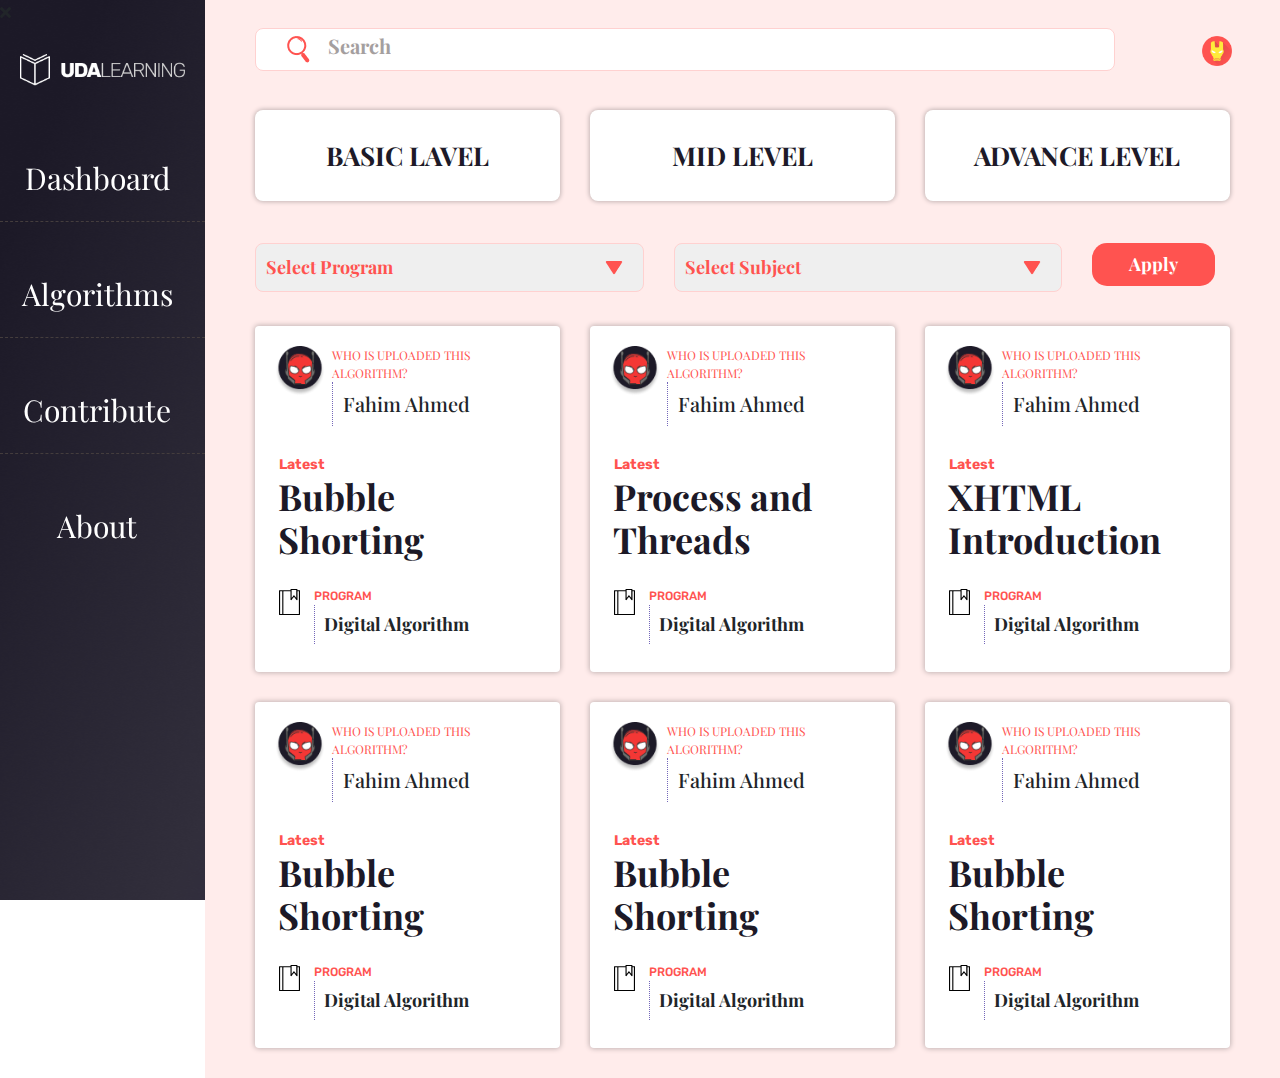
<file: index.html>
<!doctype html>
<html lang="en">
  <head>
    <!-- Required meta tags -->
    <meta charset="utf-8">
    <meta name="viewport" content="width=device-width, initial-scale=1, shrink-to-fit=no">
    <title>UDA LEARNING</title>
    <link rel="shotcut icon" type="image/x-icon" href="image/title_icon.png">
    <!-- Bootstrap CSS -->
    <link rel="stylesheet" href="https://stackpath.bootstrapcdn.com/bootstrap/4.4.1/css/bootstrap.min.css" integrity="sha384-Vkoo8x4CGsO3+Hhxv8T/Q5PaXtkKtu6ug5TOeNV6gBiFeWPGFN9MuhOf23Q9Ifjh" crossorigin="anonymous">
    <!--Google Fonts-->
    <link href="https://fonts.googleapis.com/css?family=Playfair+Display:400,400i,700,700i&display=swap" rel="stylesheet">
    <link href="https://fonts.googleapis.com/css?family=Rubik:400,700&display=swap" rel="stylesheet"> 
    <!--FONT AWSOME-->
    <link rel="stylesheet" href="https://cdnjs.cloudflare.com/ajax/libs/font-awesome/5.10.2/css/all.css">
    <!--CSS-->
    <link rel="stylesheet" type="text/css" href="css/style.css">
    <link rel="stylesheet" type="text/css" href="css/responsive.css">
  </head>

  <body>

    <section class="container-fluid">
        <div class="row">
          <!--side menu-->
          <div class="sidenav side_menu"  id="side-menu">
            <i class="fas fa-times" id="close-btn" onclick="closemenu()"></i>
            <div class="logo">
              <img src="image/Logo.png">
            </div>
            <div class="item">
              <ul>
                <li><a href="dashboard.html">Dashboard</a></li>
                <li><a href="index.html">Algorithms</a></li>
                <li><a href="contribute.html">Contribute</a></li>
                <li><a href="about.html">About</a></li>
              </ul>
            </div>
          </div>
          <!--main content-->
          <div class="main_content">
            <div class="row top_nav">
              <div class="col-lg-12 col-md-12 col-sm-12 top_nav_up">
                <nav class="navbar pl0">
                <div class="col-lg-11 col-md-10 col-sm-8 pl0">
                  <i class="fas fa-bars col-sm-2" id="menu-btn" onclick="openmenu()"></i>
                  <div class="contact_subscribe" id="">
                    <img src="image/Icon _Search.png">
                    <input type="email" name="" placeholder="Search">
                  </div>
                </div>
                <div class="col-lg-1 col-md-2 col-sm-4 navbar_brand_main">
                  <a class="navbar-brand" href="#"> 
                    <i class="fas fa-search-plus" id="srch-btn" onclick="openmenu2()"></i>
                    <img class="profile" src="image/nav_icon.png" width="30" height="30" alt="">
                  </a>
                </div> 
                </nav>
              </div>
            </div>
            <div class="contact_subscribe_min col-sm-12" id="srch">
                <img src="image/Icon _Search.png">
                <input type="email" name="" placeholder="Search">
            </div>
            <!--lavel row-->
            <div class="main_content_box_size">
            <div class="row lavel">
              <div class="col-md-4 single_lavel">
                <a>
                  <div class="box">
                    <h1>BASIC LAVEL</h1>
                  </div>
                </a>
              </div>
              <div class="col-md-4 single_lavel">
                <a>
                  <div class="box">
                    <h1>MID LEVEL</h1>
                  </div>
                </a>
              </div>
              <div class="col-md-4 single_lavel">
                <a>
                  <div class="box">
                    <h1>ADVANCE LEVEL</h1>
                  </div>
                </a>
              </div>
            </div>
            <!--option row-->
            <div class="row options">
              <div class="col-lg-5 col-md-6">
                <select class="theme-pink categories_option_op my-1 mr-sm-4">
                  <option selected>Select Program</option>
                  <option value="1">One</option>
                  <option value="2">Two</option>
                  <option value="3">Three</option>
                </select>
              </div>
              <div class="col-lg-5 col-md-6">
                <select class="theme-pink categories_option_op my-1 mr-sm-4">
                  <option selected>Select Subject</option>
                  <option value="1">One</option>
                  <option value="2">Two</option>
                  <option value="3">Three</option>
                </select>
              </div>
              <div class="col-lg-2 col-md-2 apply">
                <button class="btn apply_btn my-1">Apply</button>
              </div>
            </div>
            <!--card row-->
            <div class="row topics">
              <div class="col-lg-4 col-md-6 single_topics">
                <div class="card">
                  <div class="card-body">
                    <div class="row">
                      <div class="col-md-2 col-sm-2">
                        <img class="single_topics_img_top" src="image/Avatar.png">
                      </div>
                      <div class="col-md-10 col-sm-10 single_topics_top">
                        <p>WHO IS UPLOADED THIS ALGORITHM?</p>
                        <h5>Fahim Ahmed</h5>
                      </div>
                    </div>
                    <p class="card-text">Latest</p>
                    <h1 class="card-title">Bubble Shorting</h1>
                    <div class="row single_topics_bottom">
                      <div class="col-md-2 col-sm-2">
                        <img class="single_topics_img_bottom" src="image/icon.png">
                      </div>
                      <div class="col-md-10 col-sm-10 single_topics_bottom_program">
                        <p>PROGRAM</p>
                        <h5>Digital Algorithm</h5>
                      </div>
                    </div>
                  </div>
                </div>
              </div>
              <div class="col-lg-4 col-md-6 single_topics">
                <div class="card">
                  <div class="card-body">
                    <div class="row">
                      <div class="col-md-2 col-sm-2">
                        <img class="single_topics_img_top" src="image/Avatar.png">
                      </div>
                      <div class="col-md-10 col-sm-10 single_topics_top">
                        <p>WHO IS UPLOADED THIS ALGORITHM?</p>
                        <h5>Fahim Ahmed</h5>
                      </div>
                    </div>
                    <p class="card-text">Latest</p>
                    <h1 class="card-title">Process and Threads</h1>
                    <div class="row single_topics_bottom">
                      <div class="col-md-2 col-sm-2">
                        <img class="single_topics_img_bottom" src="image/icon.png">
                      </div>
                      <div class="col-md-10 col-sm-10 single_topics_bottom_program">
                        <p>PROGRAM</p>
                        <h5>Digital Algorithm</h5>
                      </div>
                    </div>
                  </div>
                </div>
              </div>
              <div class="col-lg-4 col-md-6 single_topics">
                <div class="card">
                  <div class="card-body">
                    <div class="row">
                      <div class="col-md-2 col-sm-2">
                        <img class="single_topics_img_top" src="image/Avatar.png">
                      </div>
                      <div class="col-md-10 col-sm-10 single_topics_top">
                        <p>WHO IS UPLOADED THIS ALGORITHM?</p>
                        <h5>Fahim Ahmed</h5>
                      </div>
                    </div>
                    <p class="card-text">Latest</p>
                    <h1 class="card-title">XHTML Introduction</h1>
                    <div class="row single_topics_bottom">
                      <div class="col-md-2 col-sm-2">
                        <img class="single_topics_img_bottom" src="image/icon.png">
                      </div>
                      <div class="col-md-10 col-sm-10 single_topics_bottom_program">
                        <p>PROGRAM</p>
                        <h5>Digital Algorithm</h5>
                      </div>
                    </div>
                  </div>
                </div>
              </div>
              <div class="col-lg-4 col-md-6 single_topics">
                <div class="card">
                  <div class="card-body">
                    <div class="row">
                      <div class="col-md-2 col-sm-2">
                        <img class="single_topics_img_top" src="image/Avatar.png">
                      </div>
                      <div class="col-md-10 col-sm-10 single_topics_top">
                        <p>WHO IS UPLOADED THIS ALGORITHM?</p>
                        <h5>Fahim Ahmed</h5>
                      </div>
                    </div>
                    <p class="card-text">Latest</p>
                    <h1 class="card-title">Bubble Shorting</h1>
                    <div class="row single_topics_bottom">
                      <div class="col-md-2 col-sm-2">
                        <img class="single_topics_img_bottom" src="image/icon.png">
                      </div>
                      <div class="col-md-10 col-sm-10 single_topics_bottom_program">
                        <p>PROGRAM</p>
                        <h5>Digital Algorithm</h5>
                      </div>
                    </div>
                  </div>
                </div>
              </div>
              <div class="col-lg-4 col-md-6 single_topics">
                <div class="card">
                  <div class="card-body">
                    <div class="row">
                      <div class="col-md-2 col-sm-2">
                        <img class="single_topics_img_top" src="image/Avatar.png">
                      </div>
                      <div class="col-md-10 col-sm-10 single_topics_top">
                        <p>WHO IS UPLOADED THIS ALGORITHM?</p>
                        <h5>Fahim Ahmed</h5>
                      </div>
                    </div>
                    <p class="card-text">Latest</p>
                    <h1 class="card-title">Bubble Shorting</h1>
                    <div class="row single_topics_bottom">
                      <div class="col-md-2 col-sm-2">
                        <img class="single_topics_img_bottom" src="image/icon.png">
                      </div>
                      <div class="col-md-10 col-sm-10 single_topics_bottom_program">
                        <p>PROGRAM</p>
                        <h5>Digital Algorithm</h5>
                      </div>
                    </div>
                  </div>
                </div>
              </div>
              <div class="col-lg-4 col-md-6 single_topics">
                <div class="card">
                  <div class="card-body">
                    <div class="row">
                      <div class="col-md-2 col-sm-2">
                        <img class="single_topics_img_top" src="image/Avatar.png">
                      </div>
                      <div class="col-md-10 col-sm-10 single_topics_top">
                        <p>WHO IS UPLOADED THIS ALGORITHM?</p>
                        <h5>Fahim Ahmed</h5>
                      </div>
                    </div>
                    <p class="card-text">Latest</p>
                    <h1 class="card-title">Bubble Shorting</h1>
                    <div class="row single_topics_bottom">
                      <div class="col-md-2 col-sm-2">
                        <img class="single_topics_img_bottom" src="image/icon.png">
                      </div>
                      <div class="col-md-10 col-sm-10 single_topics_bottom_program">
                        <p>PROGRAM</p>
                        <h5>Digital Algorithm</h5>
                      </div>
                    </div>
                  </div>
                </div>
              </div>
            </div>
          </div></div>
        </div>
    </section>

    <!-- Optional JavaScript -->
    <!-- jQuery first, then Popper.js, then Bootstrap JS -->
    <script src="https://code.jquery.com/jquery-3.4.1.slim.min.js" integrity="sha384-J6qa4849blE2+poT4WnyKhv5vZF5SrPo0iEjwBvKU7imGFAV0wwj1yYfoRSJoZ+n" crossorigin="anonymous"></script>
    <script src="https://cdn.jsdelivr.net/npm/popper.js@1.16.0/dist/umd/popper.min.js" integrity="sha384-Q6E9RHvbIyZFJoft+2mJbHaEWldlvI9IOYy5n3zV9zzTtmI3UksdQRVvoxMfooAo" crossorigin="anonymous"></script>
    <script src="https://stackpath.bootstrapcdn.com/bootstrap/4.4.1/js/bootstrap.min.js" integrity="sha384-wfSDF2E50Y2D1uUdj0O3uMBJnjuUD4Ih7YwaYd1iqfktj0Uod8GCExl3Og8ifwB6" crossorigin="anonymous"></script>
    <script src="js/main.js"></script>
  </body>
</html>
</file>
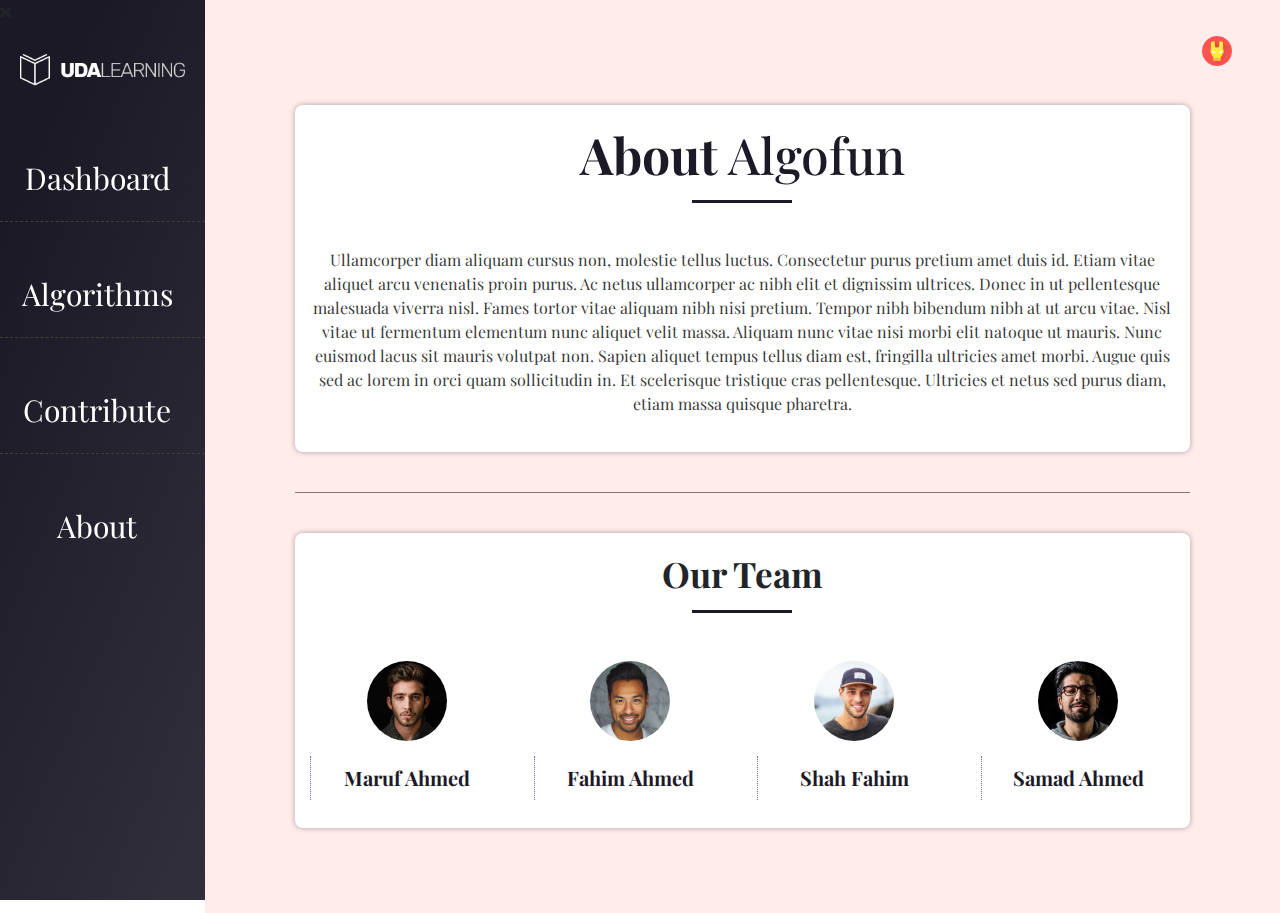
<file: about.html>
<!doctype html>
<html lang="en">
  <head>
    <!-- Required meta tags -->
    <meta charset="utf-8">
    <meta name="viewport" content="width=device-width, initial-scale=1, shrink-to-fit=no">
    <title>UDA LEARNING DASHBOARD</title>
    <link rel="shotcut icon" type="image/x-icon" href="image/title_icon.png">
    <!-- Bootstrap CSS -->
    <link rel="stylesheet" href="https://stackpath.bootstrapcdn.com/bootstrap/4.4.1/css/bootstrap.min.css" integrity="sha384-Vkoo8x4CGsO3+Hhxv8T/Q5PaXtkKtu6ug5TOeNV6gBiFeWPGFN9MuhOf23Q9Ifjh" crossorigin="anonymous">
    <!--Google Fonts-->
    <link href="https://fonts.googleapis.com/css?family=Playfair+Display:400,400i,700,700i&display=swap" rel="stylesheet">
    <link href="https://fonts.googleapis.com/css?family=Rubik:400,700&display=swap" rel="stylesheet"> 
    <!--FONT AWSOME-->
    <link rel="stylesheet" href="https://cdnjs.cloudflare.com/ajax/libs/font-awesome/5.10.2/css/all.css">
    <!--CSS-->
    <link rel="stylesheet" type="text/css" href="css/style.css">
    <link rel="stylesheet" type="text/css" href="css/responsive.css">
  </head>

  <body>

    <section class="container-fluid">
        <div class="row">
          <!--side menu-->
          <div class="sidenav side_menu"  id="side-menu">
            <i class="fas fa-times" id="close-btn" onclick="closemenu()"></i>
            <div class="logo">
              <img src="image/logo.png">
            </div>
            <div class="item">
              <ul>
                <li><a href="dashboard.html">Dashboard</a></li>
                <li><a href="index.html">Algorithms</a></li>
                <li><a href="contribute.html">Contribute</a></li>
                <li><a href="about.html">About</a></li>
              </ul>
            </div>
          </div>
          <!--main content-->
          <div class="main_content about_content" id="top">
            <div class="row top_nav">
              <div class="col-lg-12 col-md-12 col-sm-12 top_nav_up">
                <nav class="navbar pl0">
                <div class="col-lg-11 col-md-10 col-sm-8 pl0">
                  <i class="fas fa-bars col-sm-2" id="menu-btn" onclick="openmenu()"></i>
                  <div class="contact_subscribe" id="">
                    <img src="image/Icon _Search.png">
                    <input type="text" name="" placeholder="Search">
                  </div>
                </div>
                <div class="col-lg-1 col-md-2 col-sm-4 navbar_brand_main">
                  <a class="navbar-brand" href="#top"> 
                    <i class="fas fa-search-plus" id="srch-btn" onclick="openmenu2()"></i>
                    <img class="profile" src="image/nav_icon.png" width="30" height="30" alt="">
                  </a>
                </div> 
                </nav>
              </div>
            </div>
            <div class="contact_subscribe_min col-sm-12" id="srch">
                <img src="image/Icon _Search.png">
                <input type="text" name="" placeholder="Search">
            </div>
            <!--about row-->
            <div class="main_content_box_size">
              <div class="about_box">
                <div class="row about_algofun">
                  <div>
                    <h1><span style="font-weight: bold">About</span> Algofun</h1>
                    <p>Ullamcorper diam aliquam cursus non, molestie tellus luctus. Consectetur purus pretium amet duis id. Etiam vitae aliquet arcu venenatis proin purus. Ac netus ullamcorper ac nibh elit et dignissim ultrices. Donec in ut pellentesque malesuada viverra nisl. Fames tortor vitae aliquam nibh nisi pretium. Tempor nibh bibendum nibh at ut arcu vitae. Nisl vitae ut fermentum elementum nunc aliquet velit massa. Aliquam nunc vitae nisi morbi elit natoque ut mauris. Nunc euismod lacus sit mauris volutpat non. Sapien aliquet tempus tellus diam est, fringilla ultricies amet morbi. Augue quis sed ac lorem in orci quam sollicitudin in. Et scelerisque tristique cras pellentesque. Ultricies et netus sed purus diam, etiam massa quisque pharetra.</p>
                  </div>
                </div>
                <div class="row our_team_box">
                  <div class="col-md-12 col-sm-12 our_team_box_bg">
                    <h1>Our Team</h1>
                    <div class="row team">
                      <div class="col-md-3 col-sm-6 single_team">
                        <img src="image/about_1.png">
                        <h5>Maruf Ahmed</h5>
                      </div>
                      <div class="col-md-3 col-sm-6 single_team">
                        <img src="image/about_2.png">
                        <h5>Fahim Ahmed</h5>
                      </div>
                      <div class="col-md-3 col-sm-6 single_team">
                        <img src="image/about_3.png">
                        <h5>Shah Fahim</h5>
                      </div>
                      <div class="col-md-3 col-sm-6 single_team">
                        <img src="image/about_4.png">
                        <h5>Samad Ahmed</h5>
                      </div>
                    </div>
                  </div>
                </div>
              </div>
            </div>
          </div>
        </div>
    </section>

    <!-- Optional JavaScript -->
    <!-- jQuery first, then Popper.js, then Bootstrap JS -->
    <script src="https://code.jquery.com/jquery-3.4.1.slim.min.js" integrity="sha384-J6qa4849blE2+poT4WnyKhv5vZF5SrPo0iEjwBvKU7imGFAV0wwj1yYfoRSJoZ+n" crossorigin="anonymous"></script>
    <script src="https://cdn.jsdelivr.net/npm/popper.js@1.16.0/dist/umd/popper.min.js" integrity="sha384-Q6E9RHvbIyZFJoft+2mJbHaEWldlvI9IOYy5n3zV9zzTtmI3UksdQRVvoxMfooAo" crossorigin="anonymous"></script>
    <script src="https://stackpath.bootstrapcdn.com/bootstrap/4.4.1/js/bootstrap.min.js" integrity="sha384-wfSDF2E50Y2D1uUdj0O3uMBJnjuUD4Ih7YwaYd1iqfktj0Uod8GCExl3Og8ifwB6" crossorigin="anonymous"></script>
    <script src="js/main.js"></script>
  </body>
</html>
</file>
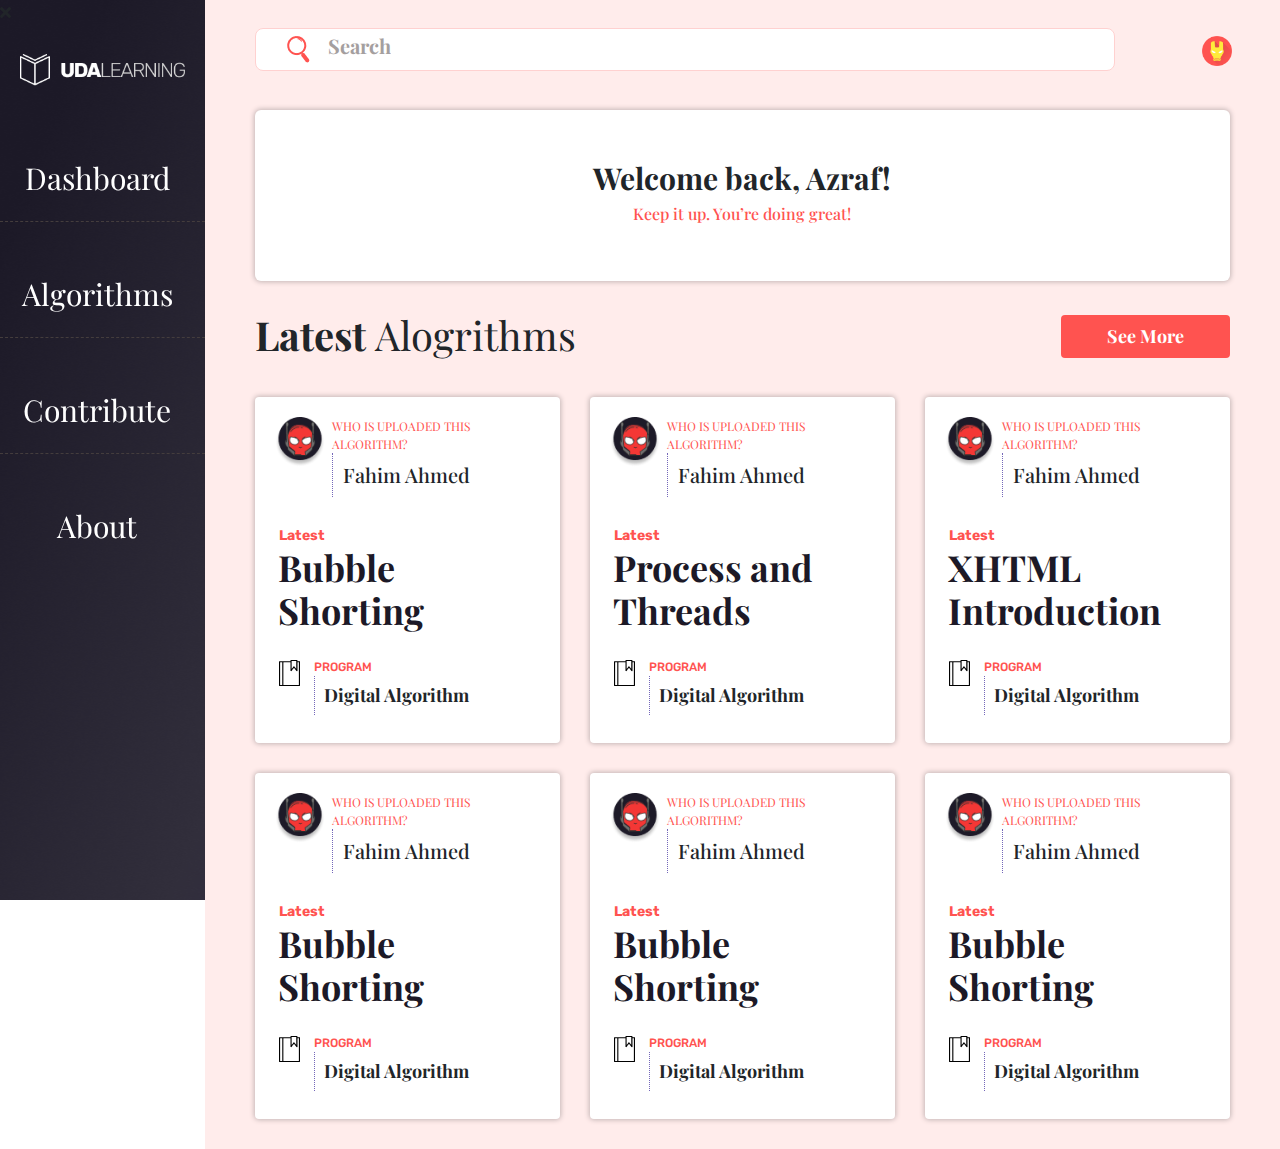
<file: dashboard.html>
<!doctype html>
<html lang="en">
  <head>
    <!-- Required meta tags -->
    <meta charset="utf-8">
    <meta name="viewport" content="width=device-width, initial-scale=1, shrink-to-fit=no">
    <title>UDA LEARNING DASHBOARD</title>
    <link rel="shotcut icon" type="image/x-icon" href="image/title_icon.png">
    <!-- Bootstrap CSS -->
    <link rel="stylesheet" href="https://stackpath.bootstrapcdn.com/bootstrap/4.4.1/css/bootstrap.min.css" integrity="sha384-Vkoo8x4CGsO3+Hhxv8T/Q5PaXtkKtu6ug5TOeNV6gBiFeWPGFN9MuhOf23Q9Ifjh" crossorigin="anonymous">
    <!--Google Fonts-->
    <link href="https://fonts.googleapis.com/css?family=Playfair+Display:400,400i,700,700i&display=swap" rel="stylesheet">
    <link href="https://fonts.googleapis.com/css?family=Rubik:400,700&display=swap" rel="stylesheet"> 
    <!--FONT AWSOME-->
    <link rel="stylesheet" href="https://cdnjs.cloudflare.com/ajax/libs/font-awesome/5.10.2/css/all.css">
    <!--CSS-->
    <link rel="stylesheet" type="text/css" href="css/style.css">
    <link rel="stylesheet" type="text/css" href="css/responsive.css">
  </head>

  <body>

    <section class="container-fluid">
        <div class="row">
          <!--side menu-->
          <div class="sidenav side_menu"  id="side-menu">
            <i class="fas fa-times" id="close-btn" onclick="closemenu()"></i>
            <div class="logo">
              <img src="image/logo.png">
            </div>
            <div class="item">
              <ul>
                <li><a href="dashboard.html">Dashboard</a></li>
                <li><a href="index.html">Algorithms</a></li>
                <li><a href="contribute.html">Contribute</a></li>
                <li><a href="about.html">About</a></li>
              </ul>
            </div>
          </div>
          <!--main content-->
          <div class="main_content">
            <div class="row top_nav">
              <div class="col-lg-12 col-md-12 col-sm-12 top_nav_up">
                <nav class="navbar pl0">
                <div class="col-lg-11 col-md-10 col-sm-8 pl0">
                  <i class="fas fa-bars col-sm-2" id="menu-btn" onclick="openmenu()"></i>
                  <div class="contact_subscribe" id="">
                    <img src="image/Icon _Search.png">
                    <input type="email" name="" placeholder="Search">
                  </div>
                </div>
                <div class="col-lg-1 col-md-2 col-sm-4 navbar_brand_main">
                  <a class="navbar-brand" href="#"> 
                    <i class="fas fa-search-plus" id="srch-btn" onclick="openmenu2()"></i>
                    <img class="profile" src="image/nav_icon.png" width="30" height="30" alt="">
                  </a>
                </div> 
                </nav>
              </div>
            </div>
            <div class="contact_subscribe_min col-sm-12" id="srch">
                <img src="image/Icon _Search.png">
                <input type="email" name="" placeholder="Search">
            </div>
            <!--welcome row-->
            <div class="main_content_box_size welcome_box">
              <div class="welcome">
                <h1>Welcome back, Azraf!</h1>
                <h6>Keep it up. You’re doing great!</h6>
              </div>
            <!--Latest Alogrithms row-->
            <div class="row latest_alogrithms">
              <div class="col-lg-9 col-md-8 col-sm-8 latest_alogrithms_text">
                <h1><span>Latest</span> Alogrithms</h1>
              </div>
              <div class="col-lg-3 col-md-4 col-sm-4 see_more">
                <button class="btn see_more_btn my-1">See More</button>
              </div>
            </div>
            <!--card row-->
            <div class="row topics">
              <div class="col-lg-4 col-md-6 single_topics">
                <div class="card">
                  <div class="card-body">
                    <div class="row">
                      <div class="col-md-2 col-sm-2">
                        <img class="single_topics_img_top" src="image/Avatar.png">
                      </div>
                      <div class="col-md-10 col-sm-10 single_topics_top">
                        <p>WHO IS UPLOADED THIS ALGORITHM?</p>
                        <h5>Fahim Ahmed</h5>
                      </div>
                    </div>
                    <p class="card-text">Latest</p>
                    <h1 class="card-title">Bubble Shorting</h1>
                    <div class="row single_topics_bottom">
                      <div class="col-md-2 col-sm-2">
                        <img class="single_topics_img_bottom" src="image/icon.png">
                      </div>
                      <div class="col-md-10 col-sm-10 single_topics_bottom_program">
                        <p>PROGRAM</p>
                        <h5>Digital Algorithm</h5>
                      </div>
                    </div>
                  </div>
                </div>
              </div>
              <div class="col-lg-4 col-md-6 single_topics">
                <div class="card">
                  <div class="card-body">
                    <div class="row">
                      <div class="col-md-2 col-sm-2">
                        <img class="single_topics_img_top" src="image/Avatar.png">
                      </div>
                      <div class="col-md-10 col-sm-10 single_topics_top">
                        <p>WHO IS UPLOADED THIS ALGORITHM?</p>
                        <h5>Fahim Ahmed</h5>
                      </div>
                    </div>
                    <p class="card-text">Latest</p>
                    <h1 class="card-title">Process and Threads</h1>
                    <div class="row single_topics_bottom">
                      <div class="col-md-2 col-sm-2">
                        <img class="single_topics_img_bottom" src="image/icon.png">
                      </div>
                      <div class="col-md-10 col-sm-10 single_topics_bottom_program">
                        <p>PROGRAM</p>
                        <h5>Digital Algorithm</h5>
                      </div>
                    </div>
                  </div>
                </div>
              </div>
              <div class="col-lg-4 col-md-6 single_topics">
                <div class="card">
                  <div class="card-body">
                    <div class="row">
                      <div class="col-md-2 col-sm-2">
                        <img class="single_topics_img_top" src="image/Avatar.png">
                      </div>
                      <div class="col-md-10 col-sm-10 single_topics_top">
                        <p>WHO IS UPLOADED THIS ALGORITHM?</p>
                        <h5>Fahim Ahmed</h5>
                      </div>
                    </div>
                    <p class="card-text">Latest</p>
                    <h1 class="card-title">XHTML Introduction</h1>
                    <div class="row single_topics_bottom">
                      <div class="col-md-2 col-sm-2">
                        <img class="single_topics_img_bottom" src="image/icon.png">
                      </div>
                      <div class="col-md-10 col-sm-10 single_topics_bottom_program">
                        <p>PROGRAM</p>
                        <h5>Digital Algorithm</h5>
                      </div>
                    </div>
                  </div>
                </div>
              </div>
              <div class="col-lg-4 col-md-6 single_topics">
                <div class="card">
                  <div class="card-body">
                    <div class="row">
                      <div class="col-md-2 col-sm-2">
                        <img class="single_topics_img_top" src="image/Avatar.png">
                      </div>
                      <div class="col-md-10 col-sm-10 single_topics_top">
                        <p>WHO IS UPLOADED THIS ALGORITHM?</p>
                        <h5>Fahim Ahmed</h5>
                      </div>
                    </div>
                    <p class="card-text">Latest</p>
                    <h1 class="card-title">Bubble Shorting</h1>
                    <div class="row single_topics_bottom">
                      <div class="col-md-2 col-sm-2">
                        <img class="single_topics_img_bottom" src="image/icon.png">
                      </div>
                      <div class="col-md-10 col-sm-10 single_topics_bottom_program">
                        <p>PROGRAM</p>
                        <h5>Digital Algorithm</h5>
                      </div>
                    </div>
                  </div>
                </div>
              </div>
              <div class="col-lg-4 col-md-6 single_topics">
                <div class="card">
                  <div class="card-body">
                    <div class="row">
                      <div class="col-md-2 col-sm-2">
                        <img class="single_topics_img_top" src="image/Avatar.png">
                      </div>
                      <div class="col-md-10 col-sm-10 single_topics_top">
                        <p>WHO IS UPLOADED THIS ALGORITHM?</p>
                        <h5>Fahim Ahmed</h5>
                      </div>
                    </div>
                    <p class="card-text">Latest</p>
                    <h1 class="card-title">Bubble Shorting</h1>
                    <div class="row single_topics_bottom">
                      <div class="col-md-2 col-sm-2">
                        <img class="single_topics_img_bottom" src="image/icon.png">
                      </div>
                      <div class="col-md-10 col-sm-10 single_topics_bottom_program">
                        <p>PROGRAM</p>
                        <h5>Digital Algorithm</h5>
                      </div>
                    </div>
                  </div>
                </div>
              </div>
              <div class="col-lg-4 col-md-6 single_topics">
                <div class="card">
                  <div class="card-body">
                    <div class="row">
                      <div class="col-md-2 col-sm-2">
                        <img class="single_topics_img_top" src="image/Avatar.png">
                      </div>
                      <div class="col-md-10 col-sm-10 single_topics_top">
                        <p>WHO IS UPLOADED THIS ALGORITHM?</p>
                        <h5>Fahim Ahmed</h5>
                      </div>
                    </div>
                    <p class="card-text">Latest</p>
                    <h1 class="card-title">Bubble Shorting</h1>
                    <div class="row single_topics_bottom">
                      <div class="col-md-2 col-sm-2">
                        <img class="single_topics_img_bottom" src="image/icon.png">
                      </div>
                      <div class="col-md-10 col-sm-10 single_topics_bottom_program">
                        <p>PROGRAM</p>
                        <h5>Digital Algorithm</h5>
                      </div>
                    </div>
                  </div>
                </div>
              </div>
            </div>
          </div></div>
        </div>
    </section>

    <!-- Optional JavaScript -->
    <!-- jQuery first, then Popper.js, then Bootstrap JS -->
    <script src="https://code.jquery.com/jquery-3.4.1.slim.min.js" integrity="sha384-J6qa4849blE2+poT4WnyKhv5vZF5SrPo0iEjwBvKU7imGFAV0wwj1yYfoRSJoZ+n" crossorigin="anonymous"></script>
    <script src="https://cdn.jsdelivr.net/npm/popper.js@1.16.0/dist/umd/popper.min.js" integrity="sha384-Q6E9RHvbIyZFJoft+2mJbHaEWldlvI9IOYy5n3zV9zzTtmI3UksdQRVvoxMfooAo" crossorigin="anonymous"></script>
    <script src="https://stackpath.bootstrapcdn.com/bootstrap/4.4.1/js/bootstrap.min.js" integrity="sha384-wfSDF2E50Y2D1uUdj0O3uMBJnjuUD4Ih7YwaYd1iqfktj0Uod8GCExl3Og8ifwB6" crossorigin="anonymous"></script>
    <script src="js/main.js"></script>
  </body>
</html>
</file>
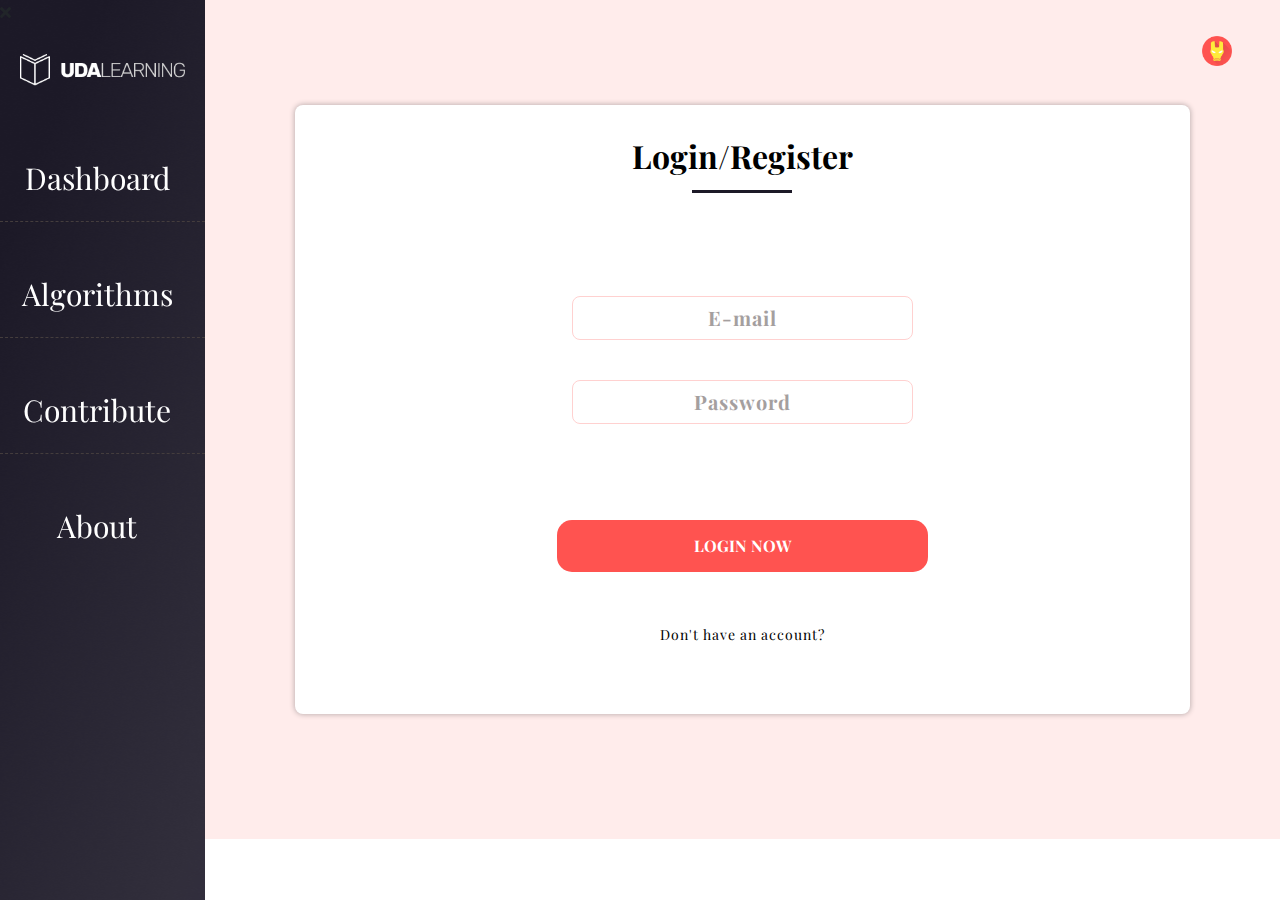
<file: registration.html>
<!doctype html>
<html lang="en">
  <head>
    <!-- Required meta tags -->
    <meta charset="utf-8">
    <meta name="viewport" content="width=device-width, initial-scale=1, shrink-to-fit=no">
    <title>UDA LEARNING DASHBOARD</title>
    <link rel="shotcut icon" type="image/x-icon" href="image/title_icon.png">
    <!-- Bootstrap CSS -->
    <link rel="stylesheet" href="https://stackpath.bootstrapcdn.com/bootstrap/4.4.1/css/bootstrap.min.css" integrity="sha384-Vkoo8x4CGsO3+Hhxv8T/Q5PaXtkKtu6ug5TOeNV6gBiFeWPGFN9MuhOf23Q9Ifjh" crossorigin="anonymous">
    <!--Google Fonts-->
    <link href="https://fonts.googleapis.com/css?family=Playfair+Display:400,400i,700,700i&display=swap" rel="stylesheet">
    <link href="https://fonts.googleapis.com/css?family=Rubik:400,700&display=swap" rel="stylesheet"> 
    <!--FONT AWSOME-->
    <link rel="stylesheet" href="https://cdnjs.cloudflare.com/ajax/libs/font-awesome/5.10.2/css/all.css">
    <!--CSS-->
    <link rel="stylesheet" type="text/css" href="css/style.css">
    <link rel="stylesheet" type="text/css" href="css/responsive.css">
  </head>

  <body>

    <section class="container-fluid">
        <div class="row">
          <!--side menu-->
          <div class="sidenav side_menu"  id="side-menu">
            <i class="fas fa-times" id="close-btn" onclick="closemenu()"></i>
            <div class="logo">
              <img src="image/logo.png">
            </div>
            <div class="item">
              <ul>
                <li><a href="dashboard.html">Dashboard</a></li>
                <li><a href="index.html">Algorithms</a></li>
                <li><a href="contribute.html">Contribute</a></li>
                <li><a href="about.html">About</a></li>
              </ul>
            </div>
          </div>
          <!--main content-->
          <div class="main_content about_content" id="top">
            <div class="row top_nav">
              <div class="col-lg-12 col-md-12 col-sm-12 top_nav_up">
                <nav class="navbar pl0">
                <div class="col-lg-11 col-md-10 col-sm-8 pl0">
                  <i class="fas fa-bars col-sm-2" id="menu-btn" onclick="openmenu()"></i>
                  <div class="contact_subscribe" id="">
                    <img src="image/Icon _Search.png">
                    <input type="text" name="" placeholder="Search">
                  </div>
                </div>
                <div class="col-lg-1 col-md-2 col-sm-4 navbar_brand_main">
                  <a class="navbar-brand" href="#top"> 
                    <i class="fas fa-search-plus" id="srch-btn" onclick="openmenu2()"></i>
                    <img class="profile" src="image/nav_icon.png" width="30" height="30" alt="">
                  </a>
                </div> 
                </nav>
              </div>
            </div>
            <div class="contact_subscribe_min col-sm-12" id="srch">
                <img src="image/Icon _Search.png">
                <input type="text" name="" placeholder="Search">
            </div>
            <!--about row-->
            <div class="main_content_box_size">
              <div class="about_box">
                <div class="row about_algofun">
                  <div class="main_login_page">
                    <h1>Login/Register</h1>
                    <div class="main">
                      <div class="w3" id="cls">
                        <div class="signin-form">
                          <div class="login-form">
                            <form action="#" method="post">
                              <input type="text" name="email" placeholder="E-mail" required="">
                              <input type="password" name="password" placeholder="Password" required="">
                              <div class="tp">
                                <input type="submit" value="LOGIN NOW">
                              </div>
                            </form>
                          </div>
                          <div class="header-social wthree">
                                <div class="clear"></div>
                              </div>
                          <p><a href="#" onclick="registration()"> Don't have an account?</a></p>
                        </div>
                      </div>
                      <div class="agile" id="op">
                        <div class="signin-form profile">
                          <div class="login-form">
                            <form action="#" method="post">
                              <input type="text" name="email" placeholder="E-mail" required="">
                              <input type="text" name="name" placeholder="Username" required="">
                              <input type="password" name="password" placeholder="Password" required="">
                              <input type="password" name="password" placeholder="Confirm Password" required="">
                              <input type="submit" value="REGISTER">
                            </form>
                          </div>
                        </div>
                      </div>
                    </div>
                    </div>
                  </div>
                </div>
              </div>
            </div>
          </div>
        </div>
    </section>

    <!-- Optional JavaScript -->
    <!-- jQuery first, then Popper.js, then Bootstrap JS -->
    <script src="https://code.jquery.com/jquery-3.4.1.slim.min.js" integrity="sha384-J6qa4849blE2+poT4WnyKhv5vZF5SrPo0iEjwBvKU7imGFAV0wwj1yYfoRSJoZ+n" crossorigin="anonymous"></script>
    <script src="https://cdn.jsdelivr.net/npm/popper.js@1.16.0/dist/umd/popper.min.js" integrity="sha384-Q6E9RHvbIyZFJoft+2mJbHaEWldlvI9IOYy5n3zV9zzTtmI3UksdQRVvoxMfooAo" crossorigin="anonymous"></script>
    <script src="https://stackpath.bootstrapcdn.com/bootstrap/4.4.1/js/bootstrap.min.js" integrity="sha384-wfSDF2E50Y2D1uUdj0O3uMBJnjuUD4Ih7YwaYd1iqfktj0Uod8GCExl3Og8ifwB6" crossorigin="anonymous"></script>
    <script src="js/main.js"></script>
  </body>
</html>
</file>
<file: css/style.css>
/*===========================*/
/*BASIC SETUP*/
/*===========================*/
*{
	margin: 0;
	padding: 0;
}
html{
	scroll-behavior: smooth;
}
body{
	font-family: 'Playfair Display', serif;
}
.pl0{
	padding-left: 0 !important;
}
.pr0{
	padding-right: 0 !important;
}
/*===========================*/
/*SIDE MENU*/
/*===========================*/
.side_menu{
	background: url(../image/Sidebar.png);
}
.side_menu img{
	width: 100%;
	padding: 20px;
	padding-top: 30px;
}
.sidenav {
  height: 100%;
  position: fixed;
  z-index: 1;
  width: 16%;
}
.item{

}
.item ul{

}
.item ul li{
	list-style: none;
	padding: 20px;
	border-bottom: 1px dashed #443d3d;
	margin-top: 30px;
	text-align: center;
}
.item ul li:last-child{
	border-bottom: none;
}
.item ul li a{
	text-decoration: none;
	color: #fff;
	font-size: 35px;
	padding-right: 10px;
	text-transform: capitalize;
}
/*===========================*/
/*MAIN CONTENT*/
/*===========================*/
.main_content{
	background: #FFECEB;
	padding-left: 50px;/*
	margin-left: 222px;*/
	width: 84%;
	margin-left: 16%;
}

.top_nav{
	position: fixed;
	z-index: 1;
	background: rgba(255,236,235,0.8);
	padding-top: 20px;
	padding-bottom: 10px;
}
.fa-search-plus{
	color: #FF5350;
}
.contact_subscribe{
	background:#fff;
	border-radius: 8px;
	width: 955px;
	margin-right: 20px;
  	border: 1px solid #ffd1d0;
}
.contact_subscribe input{
	border: none;
	padding-left: 14px;
}
input::placeholder {
	color: #9B9595;
	opacity: 0.9;
	font-size: 20px;
	font-weight: bold;
}
.contact_subscribe img{
	margin: 6px 0;
	margin-left: 30px;
}
.contact_subscribe_min{
	display: none;
}
.profile{
	margin-left: 22px;
}
/*===========================*/
/*lavel*/
/*===========================*/
.main_content_box_size{
	padding-right: 50px;
	padding-bottom: 30px;
}
.lavel{
	margin-top: 100px;
	overflow: auto;
}
.single_lavel{
	margin-top: 10px;
	text-align: center;
}
.box{
	box-shadow: 0px 0px 4px 1px #c4b5b5;
	background: #fff;
	border-radius: 8px;
}
.single_lavel a{
	text-decoration: none;
	cursor: pointer;
}
.single_lavel h1{
	padding: 30px;
	font-family: Playfair Display;
	font-weight: bold;
	font-size: 30px;
	color: #1D1A28;
	text-transform: uppercase;
}
/*===========================*/
/*Option*/
/*===========================*/
.options{
	margin-top: 30px;
}
.categories_option_op{
	width: 100%;
	padding: 10px;
	color: #FF5350;
	font-weight: bold;
	font-size: 18px;
	border: none;
	border-radius: 8px;
	text-transform: capitalize;
}
.theme-pink {
  	--radius: 2em;
  	--baseFg: #fff;
  	--baseBg: #fff;
  	--accentFg: #FF5350;
  	--accentBg: #fff;
  	border: 1px solid #ffd1d0;
  	border-radius: 8px;
}
select {
  	font-size: 18px;
  	font-weight: bold;
  	-webkit-appearance: none;
  	appearance: none;
  	outline: 0;
  	padding: 10px;
  	background-image: url(../image/Vector.png);
  	background-repeat: no-repeat;
  	padding-right: 10px;
  	background-position: right 20px center;
  	text-transform: capitalize;
}
option{

}
.apply_btn {
    background: #FF5350;
	border-radius: 15px;
	font-weight: bold;
	font-size: 18px;
	color: #FFF;
    padding: 7px 45px;
    text-align: center;
    text-transform: capitalize;
}
/*===========================*/
/*Card Topics*/
/*===========================*/
.topics{

}
.single_topics{
	margin-top: 30px;
}
.single_topics :hover.card{
	transform: scale(1.02);
}
.single_topics .card{
	transition: .4s;
	cursor: pointer;
	border: none!important;
	box-shadow: 0px 0px 5px 1px #c4b5b5;
}
.single_topics_top{
	padding-left: 23px;
}
.single_topics_top p {
    font-size: 12px;
    margin-bottom: 0;
    color: #FF5350;
    text-transform: capitalize;
}
.single_topics_top h5{
	text-transform: capitalize;
}
.card-text{
	margin-top: 20px;
	color: #FF5350;
	font-size: 14px;
	font-weight: bold;
	font-family: 'Rubik', sans-serif;
	font-style: normal;
	margin-left: 4px;
	margin-bottom: 0px;
}
.card-title{
	padding: 15px;
	font-weight: bold;
	color: #1C1927;
	padding-left: 3px;
	padding-top: 0px;
}
.single_topics_img_top{
	width: 50px;
	height: 50px;
}
.single_topics_img_bottom{
	margin-left: 4px;
}
.single_topics_bottom_program{
	margin-top: -2px;
	padding-left: 5px;
}
.single_topics_bottom_program p{
	font-family: Rubik;
	font-style: normal;
	font-weight: 500;
	font-size: 12px;
	color: #FF5350;
	margin-bottom: 0px;
	text-transform: uppercase;
}
.single_topics_bottom_program h5{
	font-family: Playfair Display;
	font-style: normal;
	font-weight: bold;
	font-size: 18px;
	text-transform: capitalize;
}
										/***===========================***/
											  /*DASHBOARD PAGE*/
										/***===========================***/
/*===========================*/
/*welcome*/
/*===========================*/
.welcome_box{
	margin-top: 110px;
}
.welcome{
	overflow: auto;
	text-align: center;
	background: #fff;
	border-radius: 6px;
	box-shadow: 0px 0px 5px 1px #c4b5b5;
}
.welcome h1{
	font-weight: bold;
	font-size: 30px;
	font-style: normal;
	padding-top: 50px;
}
.welcome h6{
	color: #FF5350;
	padding-bottom: 50px;
}
/*===========================*/
/*latest alogrithms*/
/*===========================*/
.latest_alogrithms{
	margin-top: 30px;
}
.latest_alogrithms h1{
	font-weight: normal;
	font-style: normal;
	text-transform: capitalize;
}
.latest_alogrithms span{
	font-weight: bold;
}
.see_more_btn{
	background: #FF5350;
	border-radius: 4px;
	font-weight: bold;
	font-size: 18px;
	color: #FFF;
    padding: 7px 45px;
    text-align: center;
    text-transform: capitalize;
    float: right;
}
										/***===========================***/
											    /*CONTRIBUTE PAGE*/
										/***===========================***/
/*===========================*/
/*contribute_box*/
/*===========================*/
.contribute_content .contact_subscribe{
	visibility: hidden;
}
.contribute_box{
	margin-top: 100px;
}
.contribute_top{
	background: #fff;
	margin-bottom: 20px;
	padding: 40px;
	border-radius: 8px;
	width: 100%;
	text-align: center;
	box-shadow: 0px 0px 5px 1px #c4b5b5;
}
.contribute_top h2{
	text-align: center;
	/*display: flex;
	justify-content: center;
	align-items: center;*/
	color: #000;
	padding-bottom: 20px;
}
.contribute_top h2::after{
	content: '';
	background: #1D1A28;
	display: block;
	height: 3px;
	width: 100px;
	margin: 15px auto;
}
.video{
	margin: auto;
	display: flex;
	justify-content: center;
	align-items: center;
}
video{
	height: 40%;
	width: 50%;
}
.contribute_bottom{
	background: #fff;
	padding: 40px;
	border-radius: 8px;
	padding-bottom: 20px;
	width: 100%;
	box-shadow: 0px 0px 5px 1px #c4b5b5;
}
.title_option{
	padding-bottom: 20px;
}
.title{
	padding-top: 6px;
}
.title input{
	width: 100%;
	height: 47px;
	border: 1px solid #ffd1d0;
	border-radius: 8px;
	padding-left: 12px;
}
.contribute_text_box{
	width: 100%;
	height: 30%;
	padding-bottom: 20px;
}
.contribute_text{
	width: 100%;
}
textarea {
  outline: none;
  resize: none;
  border: 1px solid #ffd1d0;
  border-radius: 8px;
}
.contribute_img_box{
	width: 100%;
}
.contribute_img{
	border-radius: 8px;
}
.contribute_bottom{

}
video{

}
										/***===========================***/
											    /*ABOUT PAGE*/
										/***===========================***/
/*===========================*/
/*about_box*/
/*===========================*/
.about_content .contact_subscribe{
	visibility: hidden;
}
.about_content #srch-btn{
	display: none;
}
.about_box{
	text-align: center;
	padding: 55px;
	margin-top: 50px;
}
.about_algofun{
	background: #fff;
	margin-bottom: 40px;
	border-radius: 8px;
	box-shadow: 0px 0px 5px 1px #c4b5b5;
}
.about_algofun h1{
	font-style: normal;
	font-size: 50px;
	color: #1D1A28;
	margin-bottom: 35px;
	text-transform: capitalize;
	padding-top: 20px;
}
.about_algofun p{
	color: rgba(0, 0, 0, 0.8);
	padding: 10px;
	padding-bottom: 20px;
	font-weight: normal;
	font-style: normal;
}
.our_team_box{
	border-top: 1px solid rgba(0, 0, 0, 0.5);
	padding-top: 40px;
}
.our_team_box_bg{
	background: #fff;
	border-radius: 8px;
	box-shadow: 0px 0px 5px 1px #c4b5b5;
}
.our_team_box h1{
	font-style: normal;
	font-weight: bold;
	font-size: 35px;
	padding-bottom: 25px;
	text-transform: capitalize;
	padding-top: 20px;
}
.team{
	padding-bottom: 20px;
}
.single_team{

}
.single_team img{
	border-radius: 50%;
	margin-bottom: 15px;
}
.single_team h5{
	font-style: normal;
	font-weight: bold;
	font-size: 20px;
	color: #1D1A28;
	text-transform: capitalize;
}
.about_box h1::after{
	content: '';
	background: #1D1A28;
	display: block;
	height: 3px;
	width: 100px;
	margin: 15px auto;
}
										/***===========================***/
											    /*REGISTRATION PAGE*/
										/***===========================***/
/*===========================*/
/*main_login_page*/
/*===========================*/
.main_login_page{
	margin: 0 auto;
	width: 90%;
}
.main_login_page h1 {
    color: #000;
    text-align: center;
    padding: 1em 0 0 0;
    font-size: 2em;
    font-weight: 700;
}
/*-- main --*/
.main {
    margin: 2em auto;
    width: 100%;
}

/*--signin-form--*/
.w3 {
    float: left;
    width: 48%;
    margin-right: 4%;
    margin-left: 24%
}
.agile {
    float: right;
    width: 48%;
    display: none;
    margin-right: 28%;
}
.signin-form {
    background-size: cover;
    padding: 2em 2em;
	text-align: center;
}
.signin-form h3 {
    font-size: 2em;
    color: #000;
    font-weight: 700;
    margin-bottom: 1em;
}
.signin-form h3 span {
    color: #67e1ff;
}
.signin-form img {
    border-radius: 50%;
}
.login-form {
    margin: 1em 0 2.5em;
}
.signin-form input[type="text"], .signin-form input[type="password"] {
    width: 92%;
    padding: 6px;
    font-size: 20px;
    margin: 1em 0;
    outline: none;
	color: #FF5350;
    border-radius: 8px;
  	border: 1px solid #ffd1d0;
	letter-spacing: 1px;
	text-align:center;
}
.signin-form input[type="text"] {
    background: none;
	color: #FF5350;
}
.signin-form input[type="password"] {
     background: none;
}
::-webkit-input-placeholder{
	color: #FF5350;
}
.signin-form input[type="submit"] {
    outline: none;
    padding: 0.9em 0;
    width: 100%;
    text-align: center;
    font-size: 1em;
    margin-top: 1em;
    border: none;
    color: #fff;
    cursor: pointer;
    background: #0b4379;
	background: #FF5350;
	border-radius: 15px;
	font-weight: bold;
}
.signin-form p a {
    font-size: 0.875em;
    color: #000;
    letter-spacing: 1px;
}
/*--//signin-form--*/
.header-social {
    text-align: center;
    margin-bottom: 2em;
}
.tp {
    margin: 3.7em 0 0;
}
h5 {
    border-left: 1px dotted #7467b9;
    padding: 0.5em;
}
</file>
<file: css/responsive.css>
/*Extra small devices (portrait phones, less than 576px)*/
@media (max-width: 575.98px) {
	.side_menu{
		display: none;
		width: 50%;
		z-index: 20;
	}
	.side_menu img{
		width:100%;
		padding: 20px;
		padding-top: 30px;
	}
	.item ul li a{
		font-size: 26px;
		padding-left: 5px;
	}
	.main_content {
		width: 100%;
		margin-left: 0%;
	}
	.top_nav{
		width: 100%;
		padding-bottom: 0px;
	}
	.navbar_brand_main {
	    text-align: right;
	    margin-top: -35px;
	    margin-left: 100px;
	}
	.srch{
		display: none;
	}
	.main_content_box_size {
	    margin-top: -30px;
	}
	.single_lavel h1 {
	    font-size: 24px;
	}
	.single_topics h1{
		font-size: 36px;
	}
	.single_topics_top {
	    padding-left: 17px;
	}
	.single_topics_top h5 {
	    font-size: 17px;
	    margin-top: 5px;
	}
	.card-text {
	    margin-top: 8px;
	}
	.single_topics h1 {
	    font-size: 30px;
	}
	.single_topics_bottom_program {
	    padding-left: 0px;
		margin-left: 18px;
		margin-top: 8px;
	}
	.single_topics_bottom_program h5 {
	    font-size: 17px;
	}
	#menu-btn{
		display: block;
	    font-size: 22px;
	    color: #FF5350;
	    cursor: pointer;
	}
	#srch-btn{
		text-align: right;
	}
	#close-btn{
	    font-size: 22px;
	    margin-top: 10px;
	    margin-right: 10px;
	    color: #fff;
	    z-index: 20;
	    text-align: right;
	}
	.contact_subscribe{
		display: none;
	}

	.contact_subscribe_min {
		background: #fff;
		border-radius: 8px;
		width: 85%;
		margin-right: 0px;
		border: 1px solid #ffd1d0;
	    margin-top: 66px;
	    line-height: 34px;
	    margin-bottom: -80px;
	}
	.contact_subscribe_min input{
		border: none;
		padding-left: 0px;
	}
	input::placeholder {
		color: #FF5350;
	    opacity: 0.9;
	    font-weight: bold;
	    margin-right: 0px;
	    padding: 0 8px;
	    font-size: 14px;
	}
	.contact_subscribe_min img {
	    margin: 0px 0;
	    margin-left: 0px;
	    height: 22px;
	}
	/*===============*/
	/*dashboard*/
	/*===============*/
	.welcome_box{
		margin-top: 80px;
	}
	.latest_alogrithms{
		/*width: 100%;*/
	}
	.latest_alogrithms_text{
		padding-right: 0px;
		width: 100%;
	}
	.see_more{
		padding-left: 0px;
		width: 100%;
		margin-left: 16px;
	}
	.latest_alogrithms h1{
		font-weight: normal;
		font-style: normal;
		text-transform: capitalize;
		font-size: 34px;
	}
	.latest_alogrithms span{
		font-weight: bold;
	}
	.see_more_btn{
		background: #FF5350;
		border-radius: 4px;
		font-weight: bold;
		font-size: 18px;
		color: #FFF;
	    padding: 6px 12px;
	    text-align: center;
	    text-transform: capitalize;
	    float: left;
	}
	/*===============*/
	/*Contribute*/
	/*===============*/
	video{
		height: 40%;
		width: 100%;
	}
	.contribute_top{
		padding: 10px;
		padding-bottom: 20px;
	}
	.contribute_bottom{
		padding: 10px;
		padding-top: 20px;
	}
	.contribute_top h2 {
		font-size: 22px;
	}
	.title{
		padding-bottom: 5px;
	}
	.text::placeholder {
		color: #FF5350;
		opacity: 0.9;
		font-size: 18px;
		font-weight: bold;
	}
	/*===============*/
	/*About*/
	/*===============*/
	.single_team {
	    margin-top: 40px;
	}
	.about_box{
		padding: 0px;
		margin-top: 102px;
	}

}

/*// Small devices (landscape phones, 576px and up)*/
@media (min-width: 576px) and (max-width: 767.98px) {
	.side_menu{
		display: none;
		width: 50%;
		z-index: 20;
	}
	.side_menu img{
		width:100%;
		padding: 20px;
		padding-top: 30px;
	}
	.item ul li a{
		font-size: 48px;
		padding-left: 5px;
	}
	.main_content {
		width: 100%;
		margin-left: 0%;
	}
	.top_nav{
		width: 100%;
		padding-bottom: 0px;
	}
	.navbar_brand_main{
		text-align: right;
		margin-top: 0px;
	}
	.srch{
		display: none;
	}
	.single_topics h1{
		font-size: 36px;
	}
	.single_topics_top {
	    padding-left: 10px;
	}
	.single_topics_top h5 {
	    font-size: 17px;
	    margin-top: 5px;
	}
	.card-text {
	    margin-top: 8px;
	}
	.single_topics h1 {
	    font-size: 30px;
	}
	.single_topics_bottom_program {
	    padding-left: 0px;
	}
	.single_topics_bottom_program h5 {
	    font-size: 17px;
	}
	#menu-btn{
		display: block;
	    font-size: 22px;
	    color: #FF5350;
	    cursor: pointer;
	}
	#srch-btn{
		text-align: right;
	}
	#close-btn{
	    font-size: 22px;
	    margin-top: 10px;
	    margin-right: 10px;
	    color: #fff;
	    z-index: 20;
	    text-align: right;
	}
	.contact_subscribe{
		display: none;
	}

	.contact_subscribe_min {
		background: #fff;
		border-radius: 8px;
		width: 91%;
		margin-right: 0px;
		border: 1px solid #ffd1d0;
	    margin-top: 80px;
	    line-height: 40px;
	    margin-bottom: -80px;
	}
	.contact_subscribe_min input{
		border: none;
		padding-left: 0px;
	}
	input::placeholder {
		color: #FF5350;
	    opacity: 0.9;
	    font-weight: bold;
	    margin-right: 0px;
	    padding: 0 8px;
	    font-size: 14px;
	}
	.contact_subscribe_min img {
	    margin: 0px 0;
	    margin-left: 0px;
	    height: 22px;
	}
	/*===============*/
	/*dashboard*/
	/*===============*/
	.latest_alogrithms_text{
		padding-right: 0px;
	}
	.see_more{
		padding-left: 0px;
	}
	.latest_alogrithms h1{
		font-weight: normal;
		font-style: normal;
		text-transform: capitalize;
	}
	.latest_alogrithms span{
		font-weight: bold;
	}
	.see_more_btn{
		background: #FF5350;
		border-radius: 4px;
		font-weight: bold;
		font-size: 18px;
		color: #FFF;
	    padding: 7px 15px;
	    text-align: center;
	    text-transform: capitalize;
	    float: right;
	}
	/*===============*/
	/*Contribute*/
	/*===============*/
	video{
		height: 40%;
		width: 80%;
	}
	.title{
		padding-bottom: 5px;
	}
	.text::placeholder {
		color: #FF5350;
		opacity: 0.9;
		font-size: 18px;
		font-weight: bold;
	}
	/*===============*/
	/*About*/
	/*===============*/
	.single_team {
	    margin-top: 40px;
	}
	.about_box{
		padding: 0px;
		margin-top: 85px;
	}
}

/*// Medium devices (tablets, 768px and up)*/
@media (min-width: 768px) and (max-width: 991.98px) {
	.sidenav {
	  	width: 24%;
	}
	.main_content {
		width: 86%;
		margin-left: 24%;
	}
	.item ul li a{
		font-size: 28px;
		padding-left: 5px;
	}
	.contact_subscribe {
		width: 440px;
	}
	.single_lavel h1 {
	    font-size: 23px;
		padding: 20px;
		line-height: 26px;
	}
	.apply{
		margin-top: 10px;
	}
	.single_topics h1{
		font-size: 36px;
	}
	.single_topics_top {
	    padding-left: 40px;
	}
	.single_topics_top h5 {
	    font-size: 17px;
	    margin-top: 5px;
	}
	.card-text {
	    margin-top: 8px;
	}
	.single_topics h1 {
	    font-size: 25px;
	}
	.single_topics_bottom_program {
	    padding-left: 15px;
	}
	.single_topics_bottom_program h5 {
	    font-size: 17px;
	}
	.fa-search-plus{
		display: none;
	}
	#menu-btn{
		display: none;
	}
	/*===============*/
	/*dashboard*/
	/*===============*/
	.latest_alogrithms_text{
		padding-right: 0px;
	}
	.see_more{
		padding-left: 0px;
	}
	.latest_alogrithms h1{
		font-weight: normal;
		font-style: normal;
		text-transform: capitalize;
	}
	.latest_alogrithms span{
		font-weight: bold;
	}
	.see_more_btn{
		background: #FF5350;
		border-radius: 4px;
		font-weight: bold;
		font-size: 18px;
		color: #FFF;
	    padding: 7px 15px;
	    text-align: center;
	    text-transform: capitalize;
	    float: right;
	}
	/*===============*/
	/*Contribute*/
	/*===============*/
	video{
		height: 40%;
		width: 80%;
	}
	/*===============*/
	/*About*/
	/*===============*/
	.about_box{
		padding: 0px;
		margin-top: 90px;
	}
}

/*// Large devices (desktops, 992px and up)*/
@media (min-width: 992px) and (max-width: 1199.98px) {
	.side_menu img{
		padding-left: 30px;
		padding-right: 30px;
	}
	.item ul li a{
		font-size: 28px;
		padding-left: 16px;
	}
	.sidenav {
	  	width: 20%;
	}
	.main_content {
		width: 80%;
		margin-left: 20%;
	}
	.contact_subscribe {
		width: 680px;
	}
	.single_lavel h1 {
	    font-size: 21px;
	    padding: 20px;
	    line-height: 50px;
	}
	.apply_btn {
    	padding: 7px 20px;
	}
	.single_topics h1{
		font-size: 36px;
	}
	.single_topics_top {
	    padding-left: 40px;
	}
	.single_topics_top h5 {
	    font-size: 17px;
	    margin-top: 5px;
	}
	.card-text {
	    margin-top: 8px;
	}
	.single_topics h1 {
	    font-size: 25px;
	}
	.single_topics_bottom_program {
	    padding-left: 15px;
	}
	.single_topics_bottom_program h5 {
	    font-size: 17px;
	}
	.fa-search-plus{
		display: none;
	}
	#menu-btn{
		display: none;
	}
	/*===============*/
	/*dashboard*/
	/*===============*/
	.latest_alogrithms_text{
		padding-right: 0px;
	}
	.see_more{
		padding-left: 0px;
	}
	.latest_alogrithms h1{
		font-weight: normal;
		font-style: normal;
		text-transform: capitalize;
	}
	.latest_alogrithms span{
		font-weight: bold;
	}
	.see_more_btn{
		background: #FF5350;
		border-radius: 4px;
		font-weight: bold;
		font-size: 18px;
		color: #FFF;
	    padding: 7px 43px;
	    text-align: center;
	    text-transform: capitalize;
	    float: right;
	}
	/*===============*/
	/*Contribute*/
	/*===============*/
	video{
		height: 40%;
		width: 60%;
	}
}

/*// Extra large devices (large desktops, 1200px and up)*/
@media (min-width: 1200px) and (max-width: 1280.98px) {
	.item ul li a{
		font-size: 30px;
	}
	.contact_subscribe {
		width: 860px;
	}
	.single_lavel h1 {
    	font-size: 26px;
	}
	.apply_btn {
    	padding: 7px 36px;
	}
	.single_topics h1{
		font-size: 36px;
	}
	.fa-search-plus{
		display: none;
	}
	#menu-btn{
		display: none;
	}
	/*===============*/
	/*Contribute*/
	/*===============*/
}
@media (min-width: 1281px){
	.fa-search-plus{
		display: none;
	}
	#menu-btn{
		display: none;
	}
}
	/*===============*/
	/*Registration*/
	/*===============*/
@media(max-width:1440px){
.main {
    width: 100%;
}
}
@media(max-width:1366px){
.main {
    width: 100%;
}
}
@media(max-width:1280px){
h1 {
    font-size: 2.5em;
}
.main {
    width: 100%;
}
.signin-form {
    padding: 2em 1em;
}
.w3 {
    margin-right: 4%;
    margin-left: 25%;
    width: 50%;
}
}
@media(max-width:1080px){
.main {
    width: 100%;/*
	margin: 2em auto;*/
}
.signin-form {
    padding: 2em 1em;
}
.w3 {
    margin-right: 4%;
    margin-left: 20%;
    width: 60%;
}
}
@media(max-width:1024px){
.main {
    width: 100%;
}
.signin-form {
    padding: 2em 1em;
}
.w3 {
    margin-right: 4%;
    margin-left: 20%;
    width: 60%;
}
}
}
@media(max-width:900px){
.main {
    width: 100%;
}
.w3 {
    margin-right: 4%;
    margin-left: 25%;
    width: 50%;
}
}
@media(max-width:800px){
.main {
    width: 100%;
}
.w3 {
    margin-right: 4%;
    margin-left: 15%;
    width: 70%;
}
.agile {
    float: none;
    width: 100%;
}
.signin-form p a {
    line-height: 1.8em;
}
}
@media(max-width:768px){
.main {
    width: 100%;
}
.w3 {
    margin-right: 4%;
    margin-left: 20%;
    width: 60%;
}
}
@media(max-width:736px){
.main {
    width: 100%;
}
.w3 {
    margin-right: 4%;
    margin-left: 20%;
    width: 60%;
}
}
/*-- w3layouts --*/
@media(max-width:667px){
.main {
    width: 100%;
}
.w3 {
    margin-right: 4%;
    margin-left: 20%;
    width: 60%;
}
}
@media(max-width:640px){
.main {
    width: 100%;
}
.w3 {
    margin-right: 4%;
    margin-left: 20%;
    width: 60%;
}
}
@media(max-width:600px){
.main {
    width: 100%;
}
.w3 {
    margin-right: 4%;
    margin-left: 15%;
    width: 70%;
}
.signin-form {
    padding: 1em 0em;
}
}
@media(max-width:568px){
.main {
    width: 100%;
}
.w3 {
    margin-right: 4%;
    margin-left: 15%;
    width: 70%;
}
.signin-form {
    padding: 1em 0em;
}
}
@media(max-width:480px){
.main {
    width: 100%;
}
.w3 {
	margin-right: 4%;
    margin-left: 10%;
    width: 80%;
}
.signin-form input[type="text"], .signin-form input[type="password"] {
    width: 91%;
}
h1 {
    font-size: 2.2em;
}
.signin-form {
    padding: 1em 0em;
}
.copyright p {
    font-size: 0.9em;
}
.w3 {
    margin-right: 4%;
    margin-left: 0%;
    width: 100%;
}
/*-- agileits --*/
}
@media(max-width:414px){
.signin-form input[type="text"], .signin-form input[type="password"] {
    width: 89%;
}
.signin-form {
    padding: 1em 0em;
}
.header-social a.face {
    width: 25%;
}
.header-social a.goog {
    width: 19%;
}
.tp {
    margin: 1.7em 0 0;
}
.header-social {
    margin-bottom: 1em;
}
.signin-form h3 {
    margin-bottom: 1em;
}
.login-form {
    margin: 1em 0 1.5em;
}
.w3 {
    margin-right: 4%;
    margin-left: 0%;
    width: 100%;
}
}
@media(max-width:384px){
h1 {
    font-size: 2em;
}
.w3 {
    margin-right: 4%;
    margin-left: 0%;
    width: 100%;
}
.signin-form {
    padding: 1em 0em;
}
}
@media(max-width:375px){
.main {
    width: 100%;
}
.signin-form input[type="text"], .signin-form input[type="password"] {
    width:100%;
}
.w3 {
    margin-right: 4%;
    margin-left: 0%;
    width: 100%;
}
.signin-form {
    padding: 1em 0em;
}
}
@media(max-width:320px){
h1 {
    font-size: 1.6em;
}
.main {
    width: 100%;/*
    margin: 1.5em auto;*/
}
.login-form {
    margin: 1em 0 1.5em;
}
.signin-form {
    padding: 1em 0em;
}
.signin-form h3 {
    font-size: 1.5em;
}
.signin-form input[type="text"], .signin-form input[type="password"] {
    width:100%;
}
.signin-form input[type="submit"] {
    padding: 0.7em 0;
    font-size: 0.9em;
}
.signin-form p a {
    font-size: 0.9em;
}
.signin-form p a {
    line-height: 1.5em;
}
.w3 {
    margin-right: 4%;
    margin-left: 0%;
    width: 100%;
}
}
</file>
